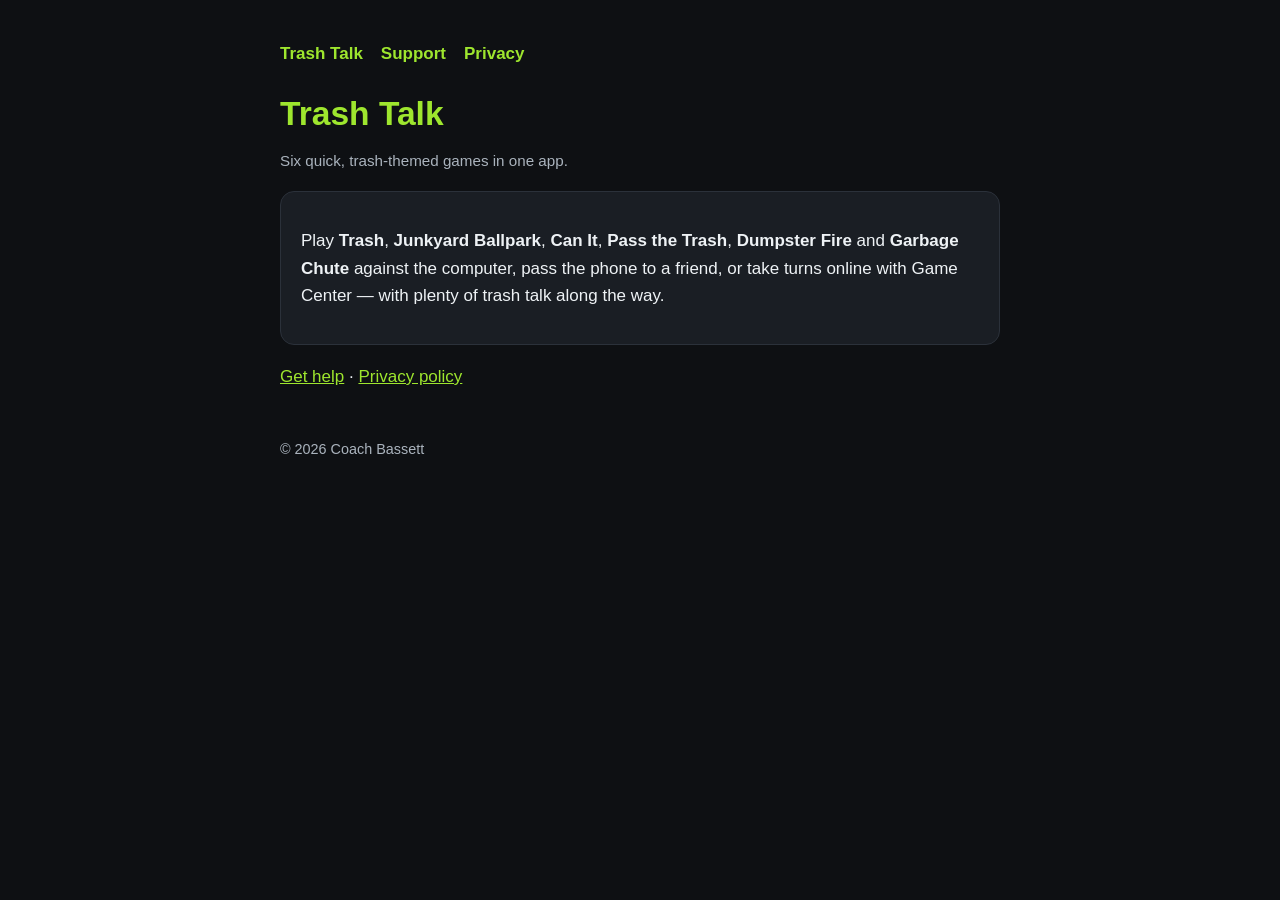
<file: index.html>
<!doctype html>
<html lang="en">
<head>
<meta charset="utf-8">
<meta name="viewport" content="width=device-width, initial-scale=1">
<title>Trash Talk</title>
<link rel="stylesheet" href="style.css">
</head>
<body>
<main>
  <nav><a href="index.html">Trash Talk</a><a href="support.html">Support</a><a href="privacy.html">Privacy</a></nav>
  <h1>Trash Talk</h1>
  <p class="muted">Six quick, trash-themed games in one app.</p>
  <div class="card">
    <p>Play <strong>Trash</strong>, <strong>Junkyard Ballpark</strong>, <strong>Can It</strong>, <strong>Pass the Trash</strong>, <strong>Dumpster Fire</strong> and <strong>Garbage Chute</strong> against the computer, pass the phone to a friend, or take turns online with Game Center &mdash; with plenty of trash talk along the way.</p>
  </div>
  <p><a href="support.html">Get help</a> &middot; <a href="privacy.html">Privacy policy</a></p>
  <footer>&copy; 2026 Coach Bassett</footer>
</main>
</body>
</html>
</file>
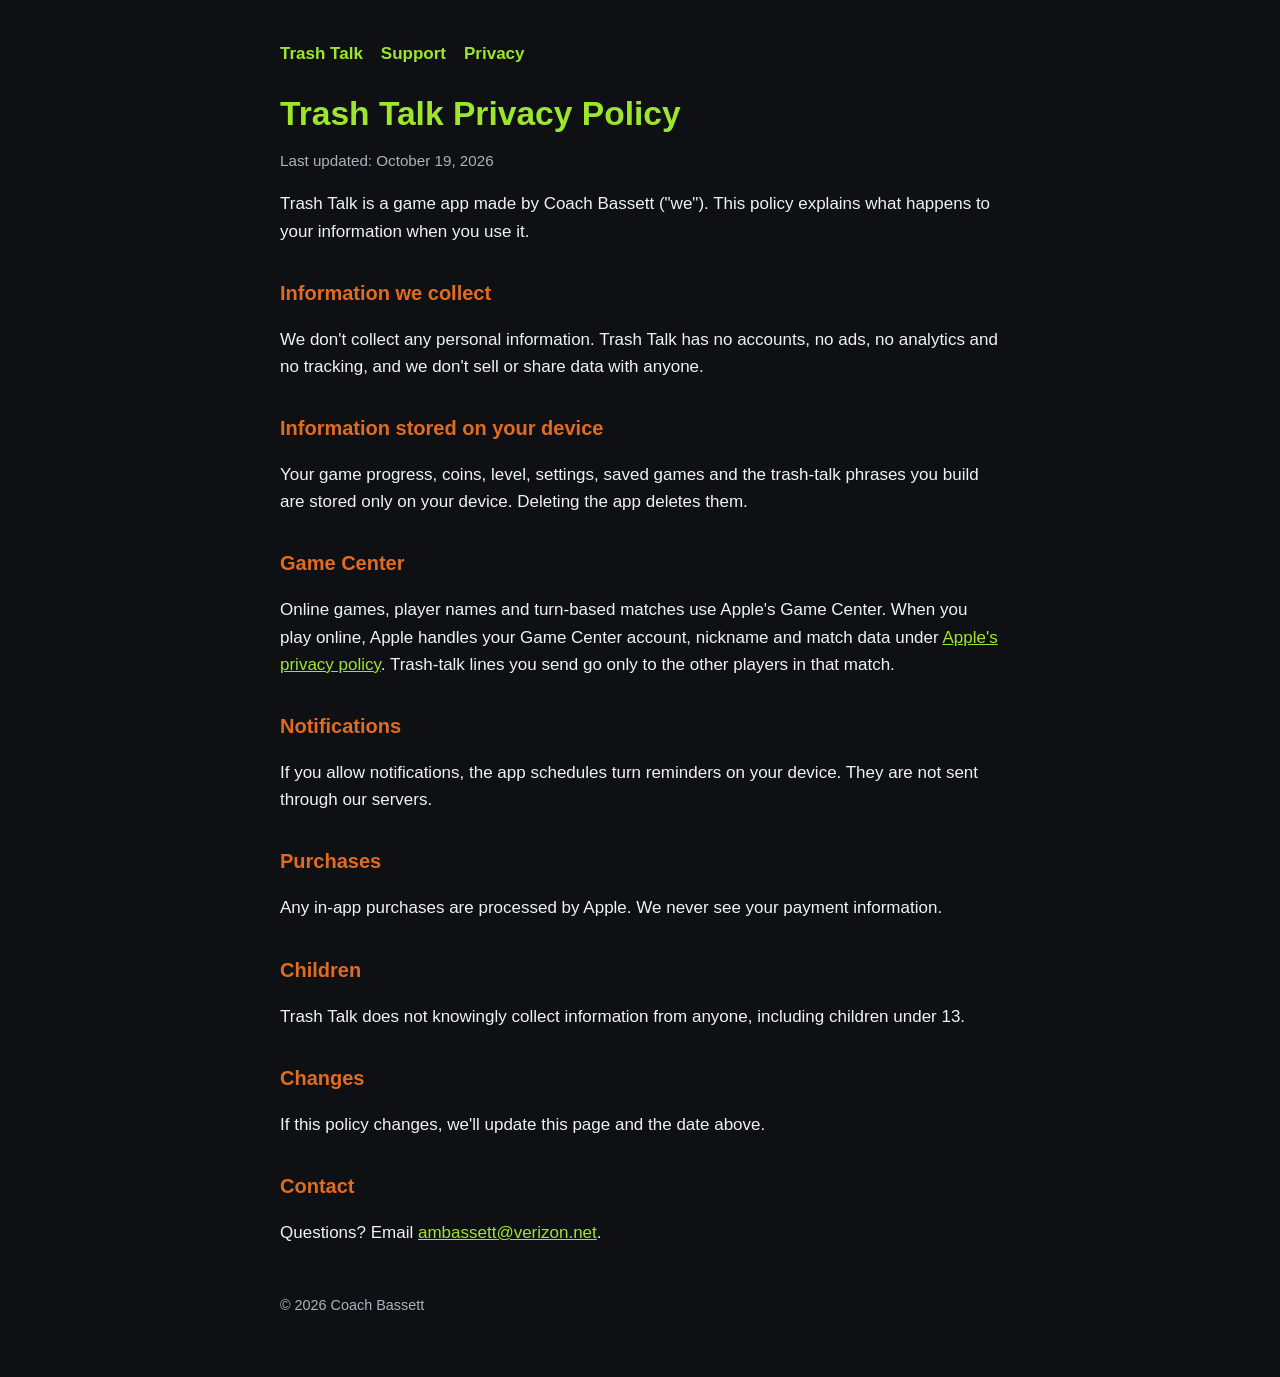
<file: privacy.html>
<!doctype html>
<html lang="en">
<head>
<meta charset="utf-8">
<meta name="viewport" content="width=device-width, initial-scale=1">
<title>Trash Talk Privacy Policy</title>
<link rel="stylesheet" href="style.css">
</head>
<body>
<main>
  <nav><a href="index.html">Trash Talk</a><a href="support.html">Support</a><a href="privacy.html">Privacy</a></nav>
  <h1>Trash Talk Privacy Policy</h1>
  <p class="muted">Last updated: October 19, 2026</p>

  <p>Trash Talk is a game app made by Coach Bassett ("we"). This policy explains what happens to your information when you use it.</p>

  <h2>Information we collect</h2>
  <p>We don't collect any personal information. Trash Talk has no accounts, no ads, no analytics and no tracking, and we don't sell or share data with anyone.</p>

  <h2>Information stored on your device</h2>
  <p>Your game progress, coins, level, settings, saved games and the trash-talk phrases you build are stored only on your device. Deleting the app deletes them.</p>

  <h2>Game Center</h2>
  <p>Online games, player names and turn-based matches use Apple's Game Center. When you play online, Apple handles your Game Center account, nickname and match data under <a href="https://www.apple.com/legal/privacy/">Apple's privacy policy</a>. Trash-talk lines you send go only to the other players in that match.</p>

  <h2>Notifications</h2>
  <p>If you allow notifications, the app schedules turn reminders on your device. They are not sent through our servers.</p>

  <h2>Purchases</h2>
  <p>Any in-app purchases are processed by Apple. We never see your payment information.</p>

  <h2>Children</h2>
  <p>Trash Talk does not knowingly collect information from anyone, including children under 13.</p>

  <h2>Changes</h2>
  <p>If this policy changes, we'll update this page and the date above.</p>

  <h2>Contact</h2>
  <p>Questions? Email <a href="mailto:ambassett@verizon.net">ambassett@verizon.net</a>.</p>

  <footer>&copy; 2026 Coach Bassett</footer>
</main>
</body>
</html>
</file>
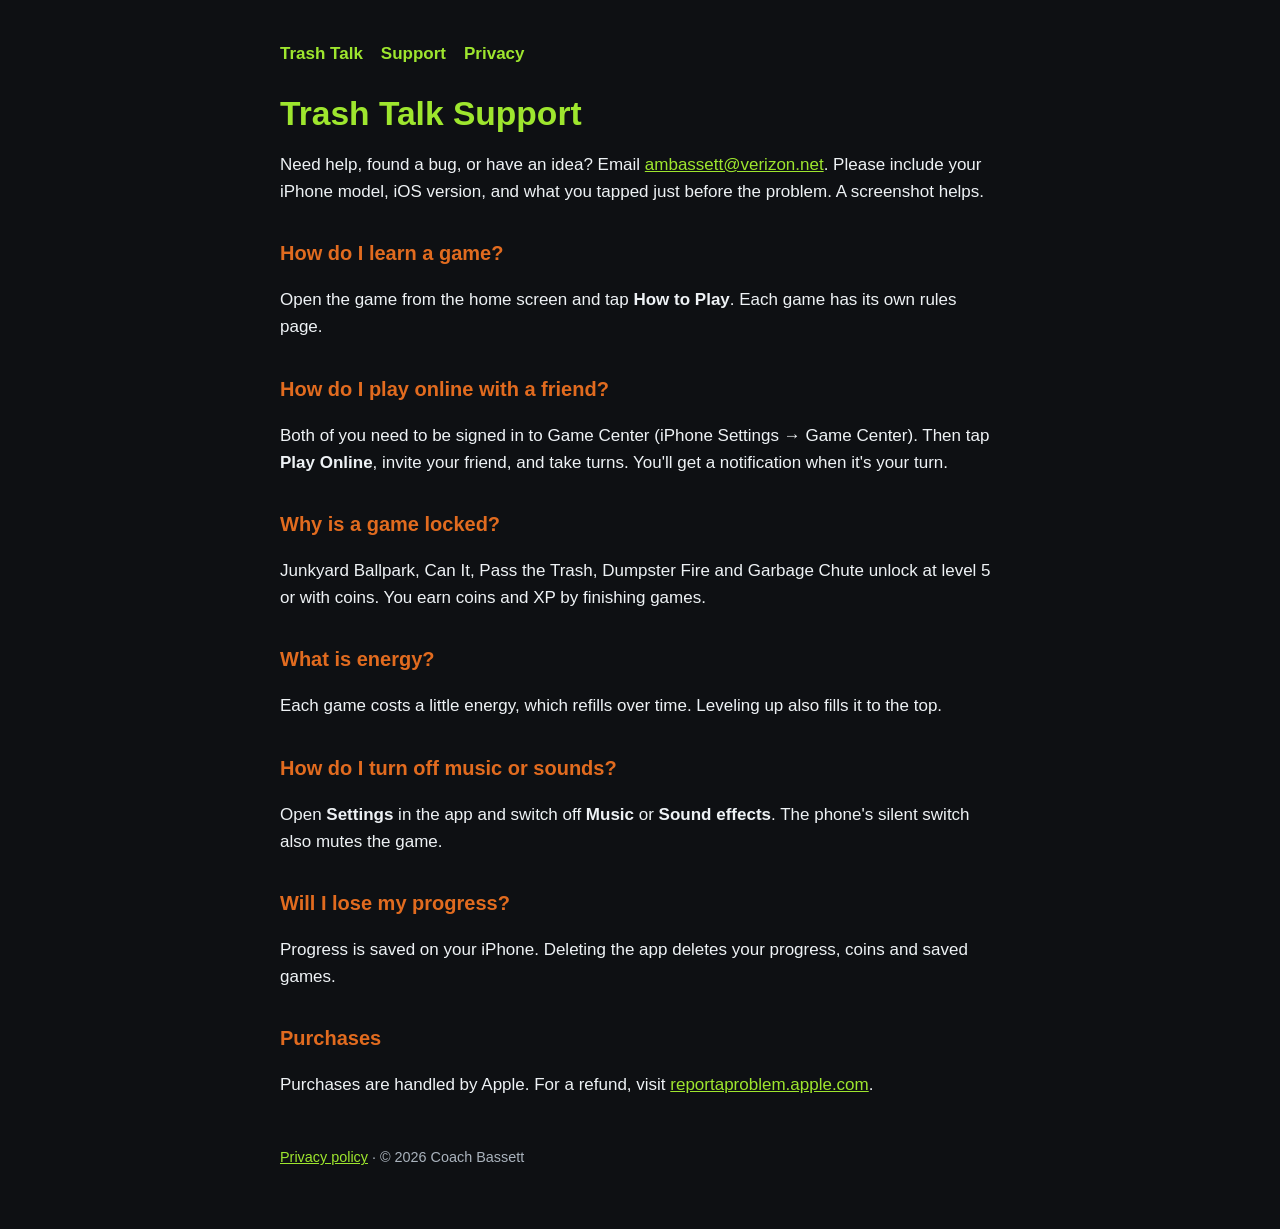
<file: support.html>
<!doctype html>
<html lang="en">
<head>
<meta charset="utf-8">
<meta name="viewport" content="width=device-width, initial-scale=1">
<title>Trash Talk Support</title>
<link rel="stylesheet" href="style.css">
</head>
<body>
<main>
  <nav><a href="index.html">Trash Talk</a><a href="support.html">Support</a><a href="privacy.html">Privacy</a></nav>
  <h1>Trash Talk Support</h1>
  <p>Need help, found a bug, or have an idea? Email <a href="mailto:ambassett@verizon.net?subject=Trash%20Talk%20support">ambassett@verizon.net</a>. Please include your iPhone model, iOS version, and what you tapped just before the problem. A screenshot helps.</p>

  <h2>How do I learn a game?</h2>
  <p>Open the game from the home screen and tap <strong>How to Play</strong>. Each game has its own rules page.</p>

  <h2>How do I play online with a friend?</h2>
  <p>Both of you need to be signed in to Game Center (iPhone Settings &rarr; Game Center). Then tap <strong>Play Online</strong>, invite your friend, and take turns. You'll get a notification when it's your turn.</p>

  <h2>Why is a game locked?</h2>
  <p>Junkyard Ballpark, Can It, Pass the Trash, Dumpster Fire and Garbage Chute unlock at level 5 or with coins. You earn coins and XP by finishing games.</p>

  <h2>What is energy?</h2>
  <p>Each game costs a little energy, which refills over time. Leveling up also fills it to the top.</p>

  <h2>How do I turn off music or sounds?</h2>
  <p>Open <strong>Settings</strong> in the app and switch off <strong>Music</strong> or <strong>Sound effects</strong>. The phone's silent switch also mutes the game.</p>

  <h2>Will I lose my progress?</h2>
  <p>Progress is saved on your iPhone. Deleting the app deletes your progress, coins and saved games.</p>

  <h2>Purchases</h2>
  <p>Purchases are handled by Apple. For a refund, visit <a href="https://reportaproblem.apple.com">reportaproblem.apple.com</a>.</p>

  <footer><a href="privacy.html">Privacy policy</a> &middot; &copy; 2026 Coach Bassett</footer>
</main>
</body>
</html>
</file>
<file: style.css>
:root { --bg:#0e1013; --panel:#1a1e24; --ink:#eef2f5; --muted:#aab3bd; --slime:#9ee62e; --rust:#e16b1f; }
* { box-sizing: border-box; }
body { margin:0; background:var(--bg); color:var(--ink); font:17px/1.6 -apple-system, BlinkMacSystemFont, "Segoe UI", Roboto, sans-serif; }
main { max-width:760px; margin:0 auto; padding:40px 20px 60px; }
h1 { font-size:2.1rem; line-height:1.15; margin:0 0 6px; color:var(--slime); }
h2 { font-size:1.25rem; margin:32px 0 8px; color:var(--rust); }
p, li { color:var(--ink); }
.muted { color:var(--muted); font-size:.95rem; }
a { color:var(--slime); }
.card { background:var(--panel); border:1px solid #2b313a; border-radius:14px; padding:18px 20px; margin:18px 0; }
nav { display:flex; gap:18px; margin-bottom:28px; font-weight:600; }
nav a { text-decoration:none; }
footer { margin-top:48px; color:var(--muted); font-size:.9rem; }
</file>
